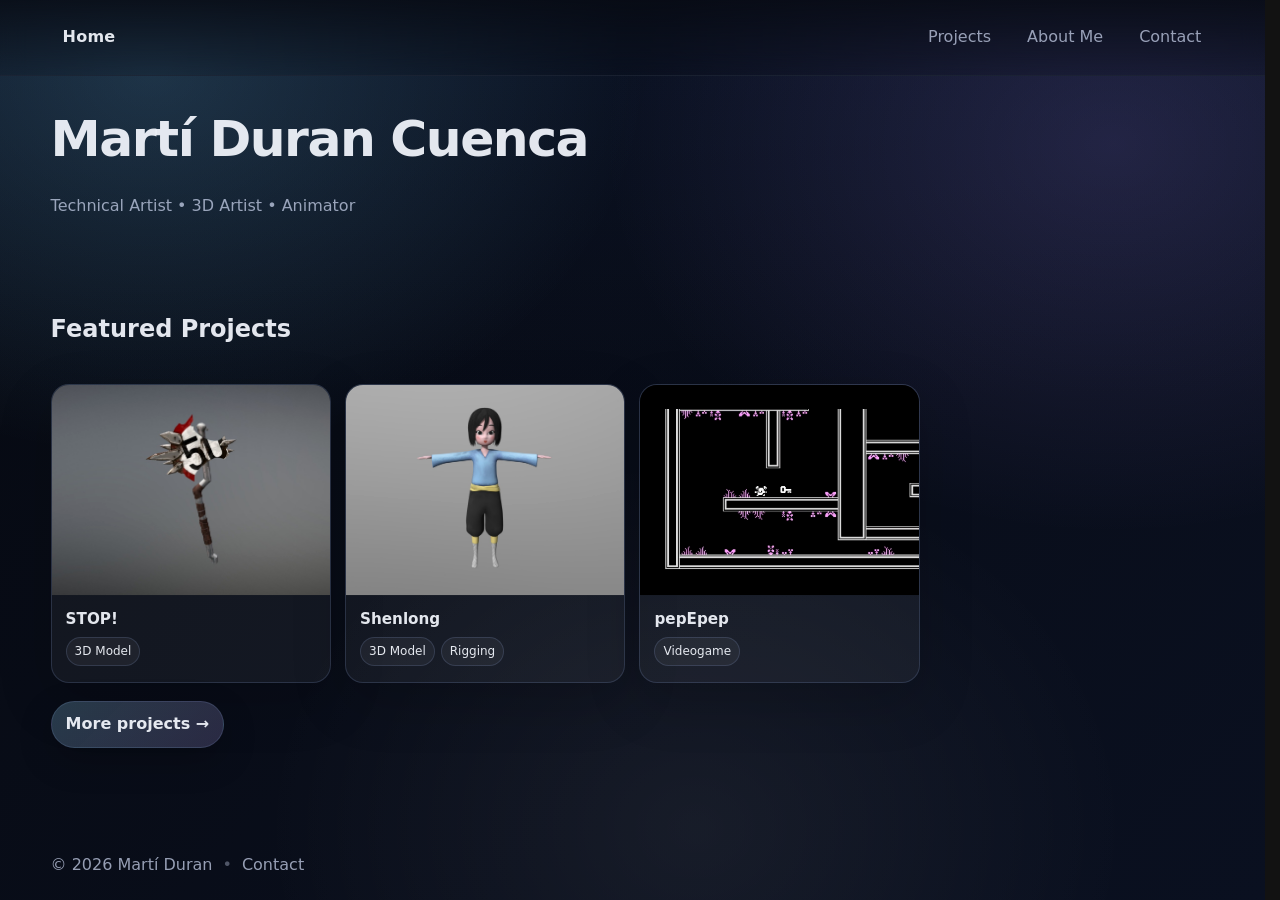
<file: index.html>
<!doctype html>
<html lang="en" id="top">
  <head>
    <meta charset="UTF-8" />
    <meta name="viewport" content="width=device-width, initial-scale=1.0" />
    <title>Home — Martí Duran</title>
    <meta name="description" content="Portfolio of Martí Duran — Technical Artist, 3D Artist and Animator." />
    <link rel="icon" href="logo.svg" type="image/svg+xml" />
    <link rel="stylesheet" href="styles.css" />
    <script defer src="script.js"></script>
  </head>

  <body>
    <div class="site-header">
      <header class="container header">
        <a class="logo" href="index.html" aria-label="Go to homepage">Home</a>

        <nav class="nav" aria-label="Primary navigation">
          <a href="projects.html">Projects</a>
          <a href="about.html">About Me</a>
          <a href="contact.html">Contact</a>
        </nav>

        <button class="mobile-toggle" type="button" aria-label="Open menu" aria-expanded="false">Menu</button>
      </header>

      <div class="mobile-menu" hidden>
        <nav class="mobile-nav" aria-label="Mobile navigation">
          <a href="projects.html">Projects</a>
          <a href="about.html">About Me</a>
          <a href="contact.html">Contact</a>
        </nav>
      </div>
    </div>

    <main>
      <section class="container page-hero">
        <h1>Martí Duran Cuenca</h1>
        <p class="muted">Technical Artist • 3D Artist • Animator</p>
      </section>

      <section class="container section">
        <div class="section-head">
          <h2>Featured Projects</h2>
        </div>

        <div class="tile-grid">
          <a class="tile" href="projects/personal-01.html" aria-label="Open STOP!">
            <div class="tile-thumb">
              <img src="assets/projects/personal/personal-01/thumb.jpg" alt="STOP! thumbnail" loading="lazy" />
            </div>
            <div class="tile-body">
              <h3 class="tile-title">STOP!</h3>
              <div class="tags">
                <span class="tag">3D Model</span>
              </div>
            </div>
          </a>

          <a class="tile" href="projects/academic-02.html" aria-label="Open Shenlong">
            <div class="tile-thumb">
              <img src="assets/projects/academic/academic-02/thumb.jpg" alt="Shenlong thumbnail" loading="lazy" />
            </div>
            <div class="tile-body">
              <h3 class="tile-title">Shenlong</h3>
              <div class="tags">
                <span class="tag">3D Model</span>
                <span class="tag">Rigging</span>
              </div>
            </div>
          </a>

          <a class="tile" href="projects/academic-01.html" aria-label="Open pepEpep">
            <div class="tile-thumb">
              <img src="assets/projects/academic/academic-01/thumb.jpg" alt="pepEpep thumbnail" loading="lazy" />
            </div>
            <div class="tile-body">
              <h3 class="tile-title">pepEpep</h3>
              <div class="tags">
                <span class="tag">Videogame</span>
              </div>
            </div>
          </a>
        </div>

        <div class="cta">
          <a class="button" href="projects.html" aria-label="View more projects">More projects →</a>
        </div>
      </section>
    </main>

    <footer class="container footer">
      <span>© <span id="year"></span> Martí Duran</span>
      <span class="sep">•</span>
      <a href="contact.html">Contact</a>
    </footer>
  </body>
</html>
</file>
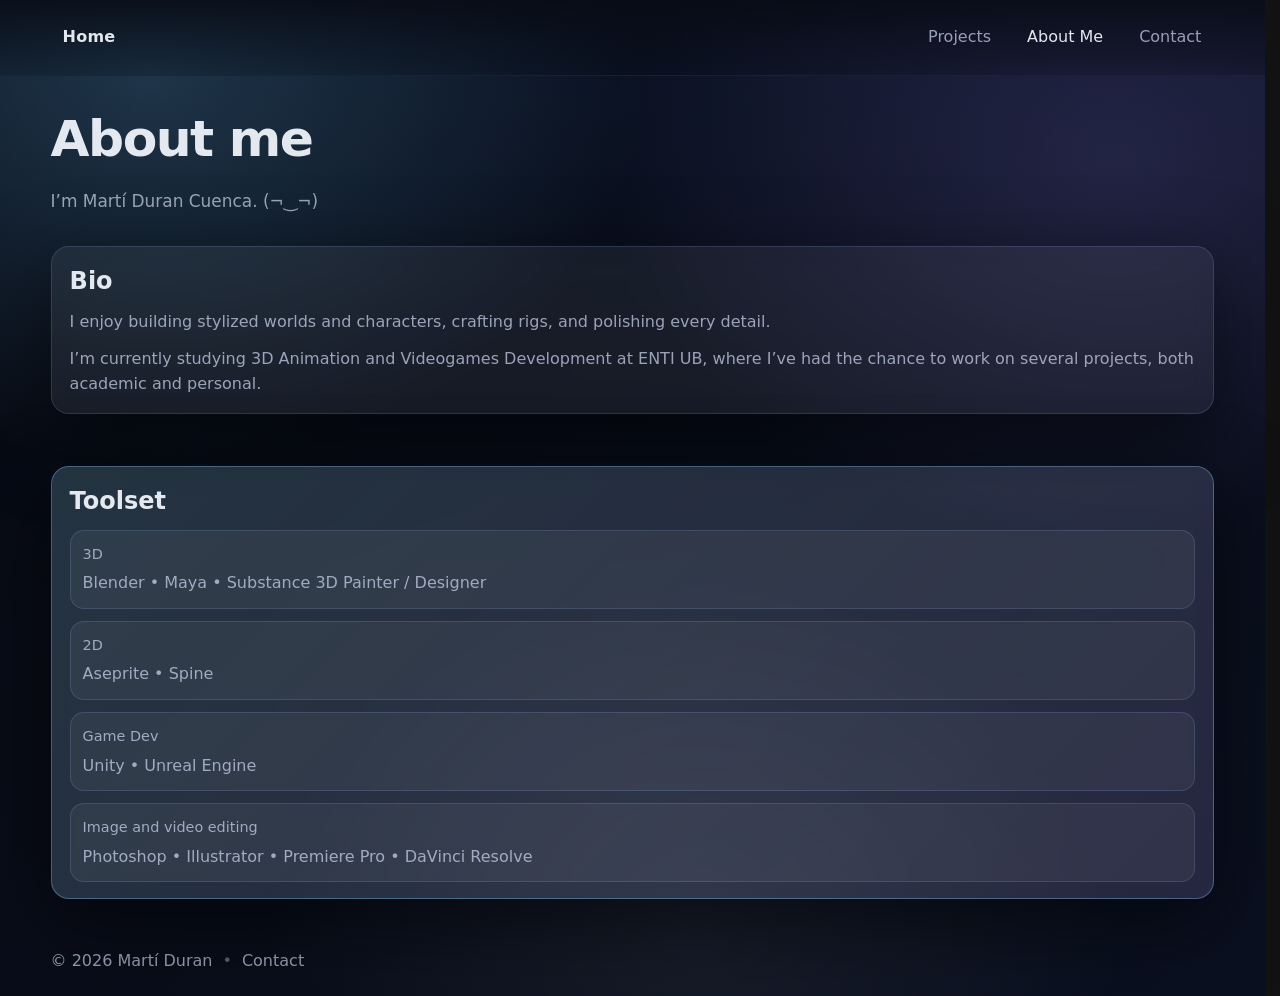
<file: about.html>
<!doctype html>
<html lang="en" id="top">
  <head>
    <meta charset="UTF-8" />
    <meta name="viewport" content="width=device-width, initial-scale=1.0" />
    <title>About me — Martí Duran</title>
    <meta name="description" content="About Martí Duran Cuenca — Technical Artist, 3D Artist and Animator." />
    <link rel="icon" href="logo.svg" type="image/svg+xml" />
    <link rel="stylesheet" href="styles.css" />
    <script defer src="script.js"></script>
  </head>

  <body class="about-tight">
    <div class="site-header">
      <header class="container header">
        <a class="logo" href="index.html" aria-label="Go to homepage">Home</a>

        <nav class="nav" aria-label="Primary navigation">
          <a href="projects.html">Projects</a>
          <a class="active" href="about.html" aria-current="page">About Me</a>
          <a href="contact.html">Contact</a>
        </nav>

        <button class="mobile-toggle" type="button" aria-label="Open menu" aria-expanded="false">Menu</button>
      </header>

      <div class="mobile-menu" hidden>
        <nav class="mobile-nav" aria-label="Mobile navigation">
          <a href="projects.html">Projects</a>
          <a href="about.html">About Me</a>
          <a href="contact.html">Contact</a>
        </nav>
      </div>
    </div>

    <main>
      <section class="container page-hero">
        <h1>About me</h1>
        <p class="lead">I’m Martí Duran Cuenca. (¬‿¬)</p>
      </section>

      <section class="container section">
        <div class="panel">
          <h2>Bio</h2>
          <p class="muted">I enjoy building stylized worlds and characters, crafting rigs, and polishing every detail.</p>
          <p class="muted">
            I’m currently studying 3D Animation and Videogames Development at ENTI UB, where I’ve had the chance
            to work on several projects, both academic and personal.
          </p>
        </div>
      </section>

      <section class="container section">
        <div class="panel panel-accent">
          <h2>Toolset</h2>

          <div class="toolset-vertical">
            <div class="note">
              <div class="meta-title">3D</div>
              <div class="muted">Blender • Maya • Substance 3D Painter / Designer</div>
            </div>

            <div class="note">
              <div class="meta-title">2D</div>
              <div class="muted">Aseprite • Spine</div>
            </div>

            <div class="note">
              <div class="meta-title">Game Dev</div>
              <div class="muted">Unity • Unreal Engine</div>
            </div>

            <div class="note">
              <div class="meta-title">Image and video editing</div>
              <div class="muted">Photoshop • Illustrator • Premiere Pro • DaVinci Resolve</div>
            </div>
          </div>
        </div>
      </section>
    </main>

    <footer class="container footer">
      <span>© <span id="year"></span> Martí Duran</span>
      <span class="sep">•</span>
      <a href="contact.html">Contact</a>
    </footer>
  </body>
</html>
</file>
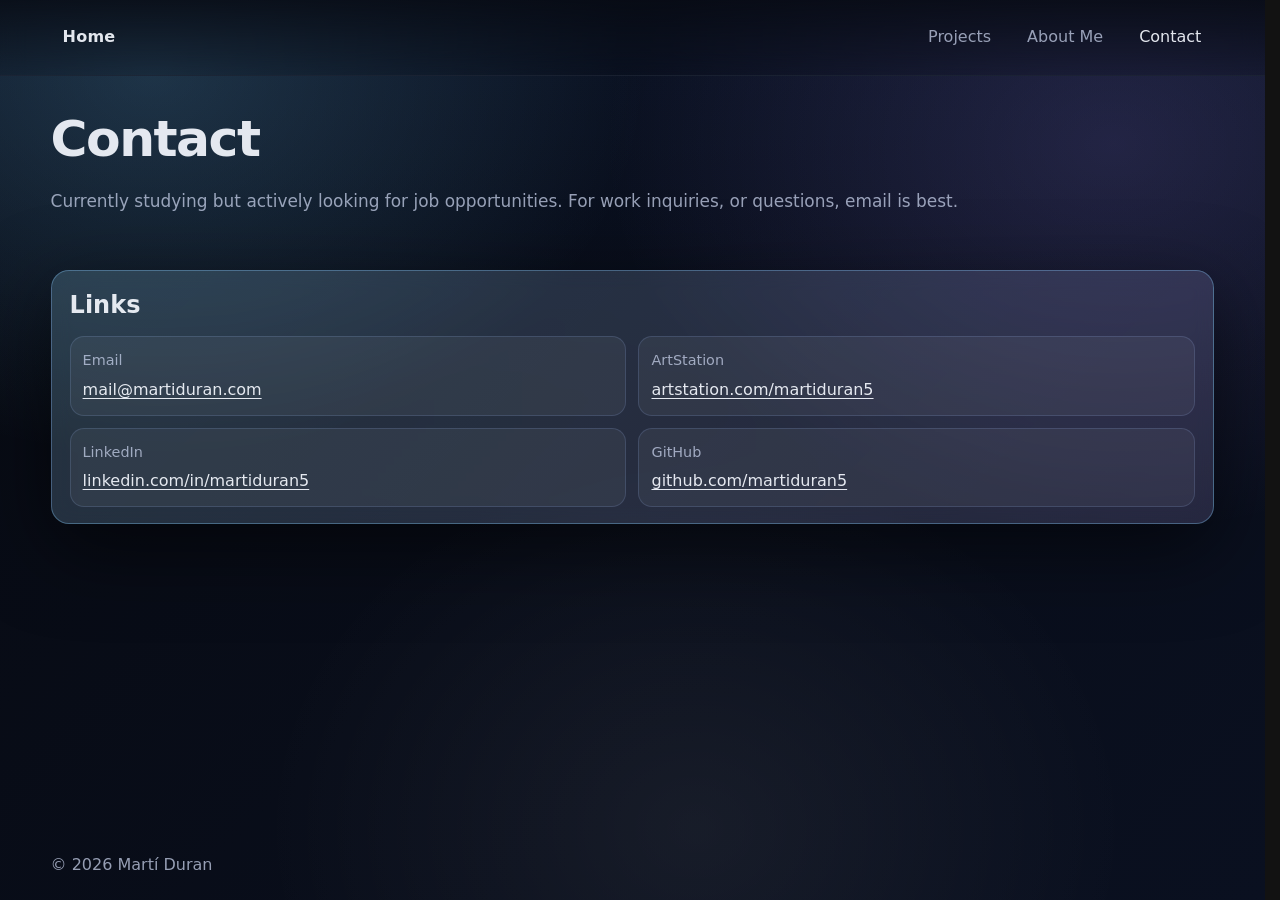
<file: contact.html>
<!doctype html>
<html lang="en" id="top">
  <head>
    <meta charset="UTF-8" />
    <meta name="viewport" content="width=device-width, initial-scale=1.0" />
    <title>Contact — Martí Duran</title>
    <meta name="description" content="Contact Martí Duran." />
    <link rel="icon" href="logo.svg" type="image/svg+xml" />
    <link rel="stylesheet" href="styles.css" />
    <script defer src="script.js"></script>
  </head>

  <body>
    <div class="site-header">
      <header class="container header">
        <a class="logo" href="index.html" aria-label="Go to homepage">Home</a>

        <nav class="nav" aria-label="Primary navigation">
          <a href="projects.html">Projects</a>
          <a href="about.html">About Me</a>
          <a class="active" href="contact.html" aria-current="page">Contact</a>
        </nav>

        <button class="mobile-toggle" type="button" aria-label="Open menu" aria-expanded="false">Menu</button>
      </header>

      <div class="mobile-menu" hidden>
        <nav class="mobile-nav" aria-label="Mobile navigation">
          <a href="projects.html">Projects</a>
          <a href="about.html">About Me</a>
          <a href="contact.html">Contact</a>
        </nav>
      </div>
    </div>

    <main>
      <section class="container page-hero">
        <h1>Contact</h1>
        <p class="lead">Currently studying but actively looking for job opportunities. For work inquiries, or questions, email is best.</p>
      </section>

      <section class="container section">
        <div class="panel panel-accent">
          <h2>Links</h2>

          <div class="link-grid">
            <div class="link-card">
              <div class="label">Email</div>
              <a href="mailto:mail@martiduran.com">mail@martiduran.com</a>
            </div>

            <div class="link-card">
              <div class="label">ArtStation</div>
              <a href="https://artstation.com/martiduran5" target="_blank" rel="noreferrer">artstation.com/martiduran5</a>
            </div>

            <div class="link-card">
              <div class="label">LinkedIn</div>
              <a href="https://linkedin.com/in/martiduran5" target="_blank" rel="noreferrer">linkedin.com/in/martiduran5</a>
            </div>

            <div class="link-card">
              <div class="label">GitHub</div>
              <a href="https://github.com/martiduran5" target="_blank" rel="noreferrer">github.com/martiduran5</a>
            </div>
          </div>
        </div>
      </section>
    </main>

    <footer class="container footer">
      <span>© <span id="year"></span> Martí Duran</span>
    </footer>
  </body>
</html>
</file>
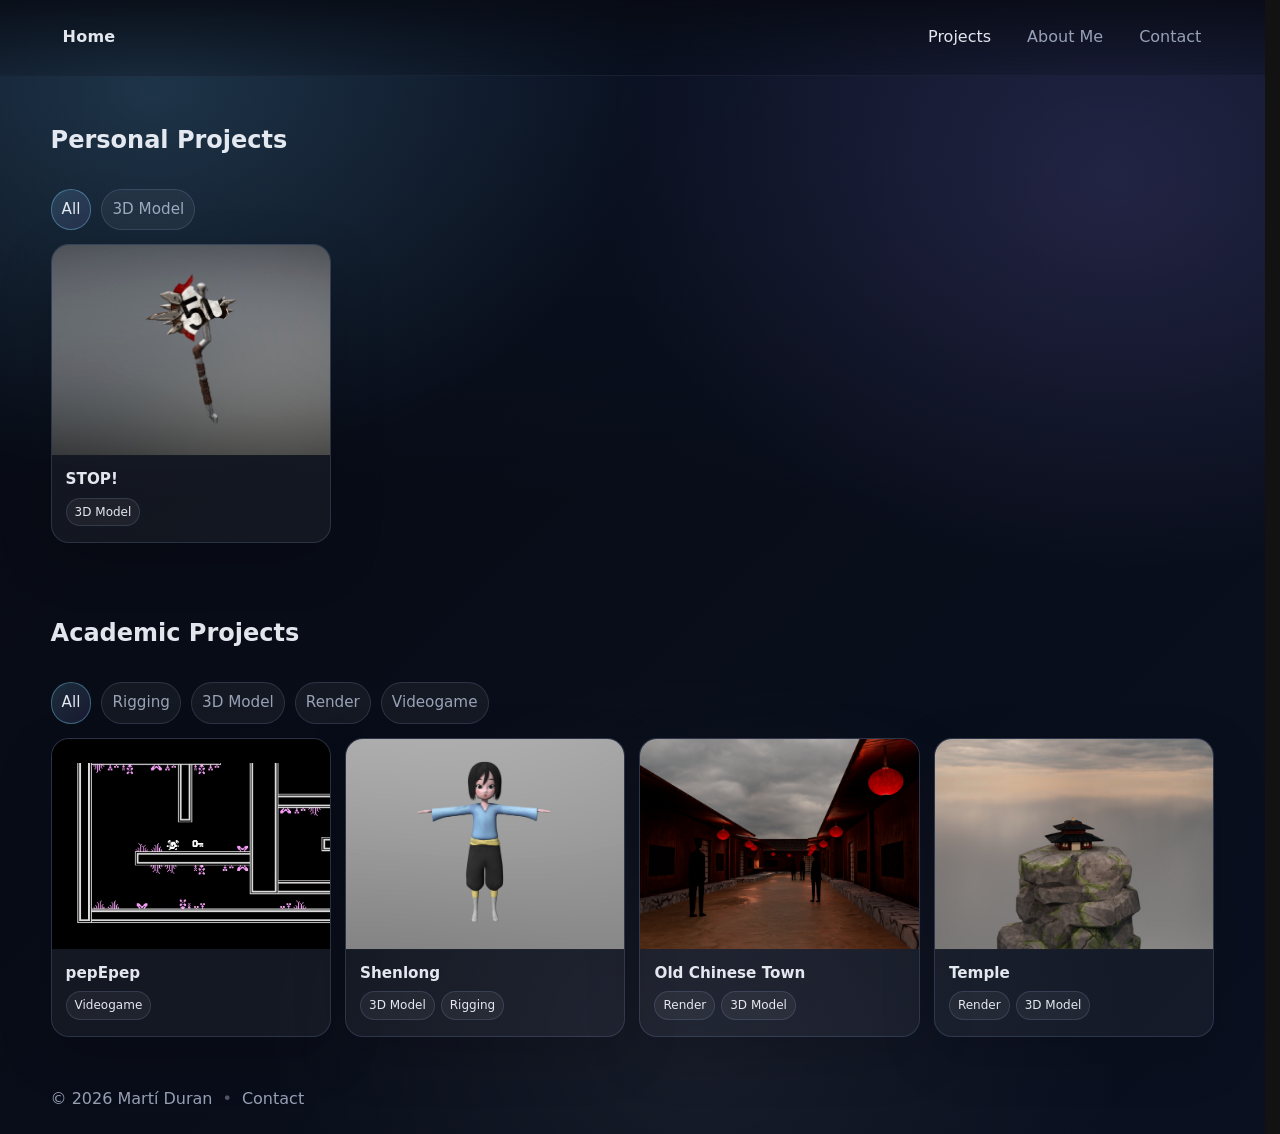
<file: projects.html>
<!doctype html>
<html lang="en" id="top">
  <head>
    <meta charset="UTF-8" />
    <meta name="viewport" content="width=device-width, initial-scale=1.0" />
    <title>Projects — Martí Duran</title>
    <meta name="description" content="Projects by Martí Duran." />
    <link rel="icon" href="logo.svg" type="image/svg+xml" />
    <link rel="stylesheet" href="styles.css" />
    <script defer src="script.js"></script>
  </head>

  <body class="projects-tight">
    <div class="site-header">
      <header class="container header">
        <a class="logo" href="index.html" aria-label="Go to homepage">Home</a>

        <nav class="nav" aria-label="Primary navigation">
          <a class="active" href="projects.html" aria-current="page">Projects</a>
          <a href="about.html">About Me</a>
          <a href="contact.html">Contact</a>
        </nav>

        <button class="mobile-toggle" type="button" aria-label="Open menu" aria-expanded="false">Menu</button>
      </header>

      <div class="mobile-menu" hidden>
        <nav class="mobile-nav" aria-label="Mobile navigation">
          <a href="projects.html">Projects</a>
          <a href="about.html">About Me</a>
          <a href="contact.html">Contact</a>
        </nav>
      </div>
    </div>

    <main>
      <section class="container section">
        <div class="section-head">
          <h1>Personal Projects</h1>
        </div>

        <div class="filter-row" data-filter-group="personal">
          <span class="filter-chip active" data-filter="all">All</span>
          <span class="filter-chip" data-filter="3d-model">3D Model</span>
        </div>

        <div class="tile-grid" data-project-group="personal">
          <a class="tile" href="projects/personal-01.html" data-tags="videogame 3d-model" aria-label="Open STOP">
            <div class="tile-thumb">
              <img src="assets/projects/personal/personal-01/thumb.jpg" alt="STOP! thumbnail" loading="lazy" />
            </div>
            <div class="tile-body">
              <h3 class="tile-title">STOP!</h3>
              <div class="tags">
                <span class="tag">3D Model</span>
              </div>
            </div>
          </a>
        </div>
      </section>

      <section class="container section">
        <div class="section-head">
          <h1>Academic Projects</h1>
        </div>

        <div class="filter-row" data-filter-group="academic">
          <span class="filter-chip active" data-filter="all">All</span>
          <span class="filter-chip" data-filter="rigging">Rigging</span>
          <span class="filter-chip" data-filter="3d-model">3D Model</span>
          <span class="filter-chip" data-filter="render">Render</span>
          <span class="filter-chip" data-filter="videogame">Videogame</span>
        </div>

        <div class="tile-grid" data-project-group="academic">
          <a class="tile" href="projects/academic-01.html" data-tags="videogame" aria-label="Open pepEpep">
            <div class="tile-thumb">
              <img src="assets/projects/academic/academic-01/thumb.jpg" alt="pepEpep thumbnail" loading="lazy" />
            </div>
            <div class="tile-body">
              <h3 class="tile-title">pepEpep</h3>
              <div class="tags">
                <span class="tag">Videogame</span>
              </div>
            </div>
          </a>

          <a class="tile" href="projects/academic-02.html" data-tags="3d-model rigging" aria-label="Open Shenlong">
            <div class="tile-thumb">
              <img src="assets/projects/academic/academic-02/thumb.jpg" alt="Shenlong thumbnail" loading="lazy" />
            </div>
            <div class="tile-body">
              <h3 class="tile-title">Shenlong</h3>
              <div class="tags">
                <span class="tag">3D Model</span><span class="tag">Rigging</span>
              </div>
            </div>
          </a>

          <a class="tile" href="projects/academic-03.html" data-tags="render 3d-model" aria-label="Open Town">
            <div class="tile-thumb">
              <img src="assets/projects/academic/academic-03/thumb.jpg" alt="Old Chinese Town thumbnail" loading="lazy" />
            </div>
            <div class="tile-body">
              <h3 class="tile-title">Old Chinese Town</h3>
              <div class="tags">
                <span class="tag">Render</span><span class="tag">3D Model</span>
              </div>
            </div>
          </a>

          <a class="tile" href="projects/academic-04.html" data-tags="render 3d-model" aria-label="Open Temple">
            <div class="tile-thumb">
              <img src="assets/projects/academic/academic-04/thumb.jpg" alt="Temple thumbnail" loading="lazy" />
            </div>
            <div class="tile-body">
              <h3 class="tile-title">Temple</h3>
              <div class="tags">
                <span class="tag">Render</span><span class="tag">3D Model</span>
              </div>
            </div>
          </a>


        </div>
      </section>
    </main>

    <footer class="container footer">
      <span>© <span id="year"></span> Martí Duran</span>
      <span class="sep">•</span>
      <a href="contact.html">Contact</a>
    </footer>
  </body>
</html>
</file>
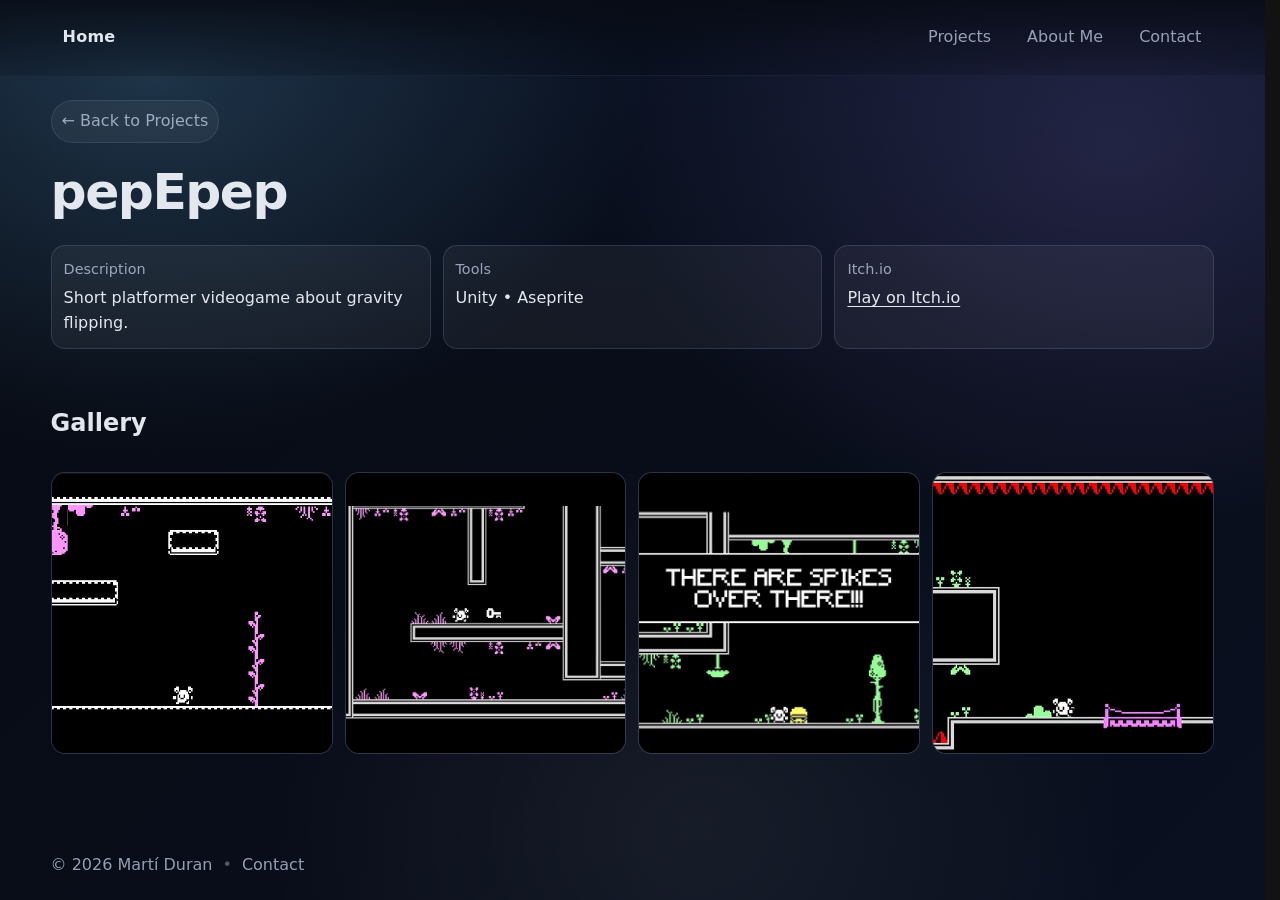
<file: projects/academic-01.html>
<!doctype html>
<html lang="en" id="top">
  <head>
    <meta charset="UTF-8" />
    <meta name="viewport" content="width=device-width, initial-scale=1.0" />
    <title>pepEpep — Martí Duran</title>
    <meta name="description" content="Project breakdown by Martí Duran." />
    <link rel="icon" href="../logo.svg" type="image/svg+xml" />
    <link rel="stylesheet" href="../styles.css" />
    <script defer src="../script.js"></script>
  </head>

  <body class="project-tight">
    <div class="site-header">
      <header class="container header">
        <a class="logo" href="../index.html" aria-label="Go to homepage">Home</a>

        <nav class="nav" aria-label="Primary navigation">
          <a href="../projects.html">Projects</a>
          <a href="../about.html">About Me</a>
          <a href="../contact.html">Contact</a>
        </nav>

        <button class="mobile-toggle" type="button" aria-label="Open menu" aria-expanded="false">Menu</button>
      </header>

      <div class="mobile-menu" hidden>
        <nav class="mobile-nav" aria-label="Mobile navigation">
          <a href="../projects.html">Projects</a>
          <a href="../about.html">About Me</a>
          <a href="../contact.html">Contact</a>
        </nav>
      </div>
    </div>

    <main>
      <section class="container page-hero">
        <div class="back-row">
          <a class="back-link" href="../projects.html">← Back to Projects</a>
        </div>

        <h1>pepEpep</h1>

        <div class="project-meta meta-3">
          <div class="meta-card">
            <div class="meta-title">Description</div>
            <div class="meta-text">Short platformer videogame about gravity flipping.</div>
          </div>

          <div class="meta-card">
            <div class="meta-title">Tools</div>
            <div class="meta-text">Unity • Aseprite</div>
          </div>

          <div class="meta-card">
            <div class="meta-title">Itch.io</div>
            <div class="meta-text"><a href="https://martiduran5.itch.io/pepepep" target="_blank" rel="noopener noreferrer">Play on Itch.io</a></div>
          </div>
        </div>
      </section>

      <section class="container section">
        <div class="section-head"><h2>Gallery</h2></div>

    <div class="gallery">
      <div class="gallery-item" role="button" tabindex="0" data-full="../assets/projects/academic/academic-01/image-01.jpg">
        <img src="../assets/projects/academic/academic-01/image-01.jpg" alt="pepEpep image 1" loading="lazy" />
      </div>

      <div class="gallery-item" role="button" tabindex="0" data-full="../assets/projects/academic/academic-01/image-02.jpg">
        <img src="../assets/projects/academic/academic-01/image-02.jpg" alt="pepEpep image 2" loading="lazy" />
      </div>

      <div class="gallery-item" role="button" tabindex="0" data-full="../assets/projects/academic/academic-01/image-03.jpg">
        <img src="../assets/projects/academic/academic-01/image-03.jpg" alt="pepEpep image 3" loading="lazy" />
      </div>

      <div class="gallery-item" role="button" tabindex="0" data-full="../assets/projects/academic/academic-01/image-04.jpg">
        <img src="../assets/projects/academic/academic-01/image-04.jpg" alt="pepEpep image 4" loading="lazy" />
      </div>
    </div>
      </section>
    </main>

    <footer class="container footer">
      <span>© <span id="year"></span> Martí Duran</span>
      <span class="sep">•</span>
      <a href="../contact.html">Contact</a>
    </footer>
  </body>
</html>
</file>
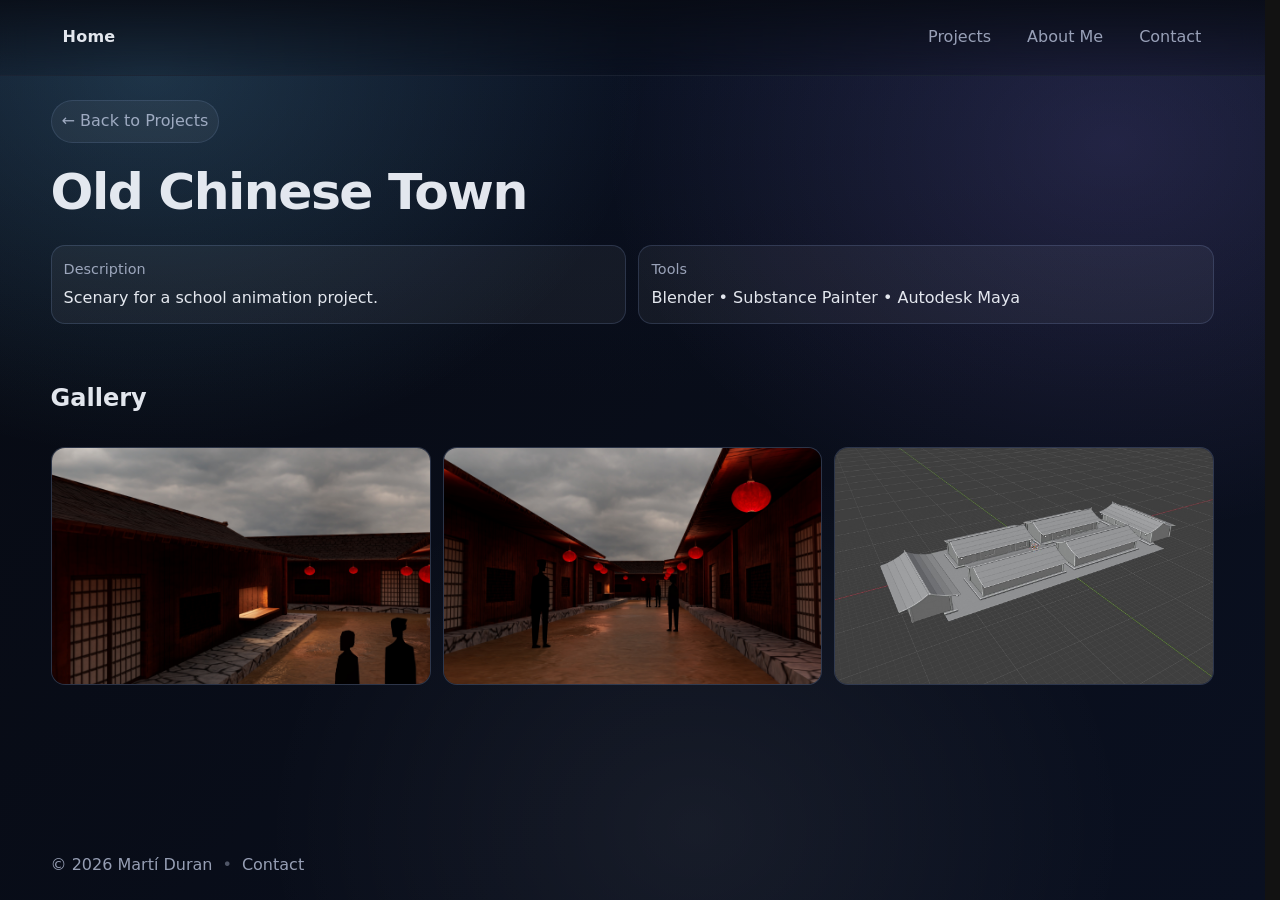
<file: projects/academic-03.html>
<!doctype html>
<html lang="en" id="top">
  <head>
    <meta charset="UTF-8" />
    <meta name="viewport" content="width=device-width, initial-scale=1.0" />
    <title>Old Chinese Town — Martí Duran</title>
    <meta name="description" content="Project breakdown by Martí Duran." />
    <link rel="icon" href="../logo.svg" type="image/svg+xml" />
    <link rel="stylesheet" href="../styles.css" />
    <script defer src="../script.js"></script>

    <style>
      /* Desktop: 3 images side-by-side */
      @media (min-width: 900px) {
        .gallery.gallery-3 {
          grid-template-columns: repeat(3, 1fr);
        }

        /* Make the thumbnails shorter (landscape instead of square) */
        .gallery.gallery-3 .gallery-item img {
          aspect-ratio: 16 / 10; /* change to 16/9 if you want even shorter */
        }
      }
    </style>
  </head>

  <body class="project-tight">
    <div class="site-header">
      <header class="container header">
        <a class="logo" href="../index.html" aria-label="Go to homepage">Home</a>

        <nav class="nav" aria-label="Primary navigation">
          <a href="../projects.html">Projects</a>
          <a href="../about.html">About Me</a>
          <a href="../contact.html">Contact</a>
        </nav>

        <button class="mobile-toggle" type="button" aria-label="Open menu" aria-expanded="false">Menu</button>
      </header>

      <div class="mobile-menu" hidden>
        <nav class="mobile-nav" aria-label="Mobile navigation">
          <a href="../projects.html">Projects</a>
          <a href="../about.html">About Me</a>
          <a href="../contact.html">Contact</a>
        </nav>
      </div>
    </div>

    <main>
      <section class="container page-hero">
        <div class="back-row">
          <a class="back-link" href="../projects.html">← Back to Projects</a>
        </div>

        <h1>Old Chinese Town</h1>

        <div class="project-meta meta-2">
          <div class="meta-card">
            <div class="meta-title">Description</div>
            <div class="meta-text">Scenary for a school animation project.</div>
          </div>

          <div class="meta-card">
            <div class="meta-title">Tools</div>
            <div class="meta-text">Blender • Substance Painter • Autodesk Maya</div>
          </div>
        </div>
      </section>

      <section class="container section">
        <div class="section-head"><h2>Gallery</h2></div>

        <div class="gallery gallery-3">
          <div class="gallery-item" role="button" tabindex="0" data-full="../assets/projects/academic/academic-03/image-01.jpg">
            <img src="../assets/projects/academic/academic-03/image-01.jpg" alt="Old Chinese Town image 1" loading="lazy" />
          </div>

          <div class="gallery-item" role="button" tabindex="0" data-full="../assets/projects/academic/academic-03/image-02.jpg">
            <img src="../assets/projects/academic/academic-03/image-02.jpg" alt="Old Chinese Town image 2" loading="lazy" />
          </div>

          <div class="gallery-item" role="button" tabindex="0" data-full="../assets/projects/academic/academic-03/image-03.jpg">
            <img src="../assets/projects/academic/academic-03/image-03.jpg" alt="Old Chinese Town image 3" loading="lazy" />
          </div>
        </div>
      </section>
    </main>

    <footer class="container footer">
      <span>© <span id="year"></span> Martí Duran</span>
      <span class="sep">•</span>
      <a href="../contact.html">Contact</a>
    </footer>
  </body>
</html>
</file>
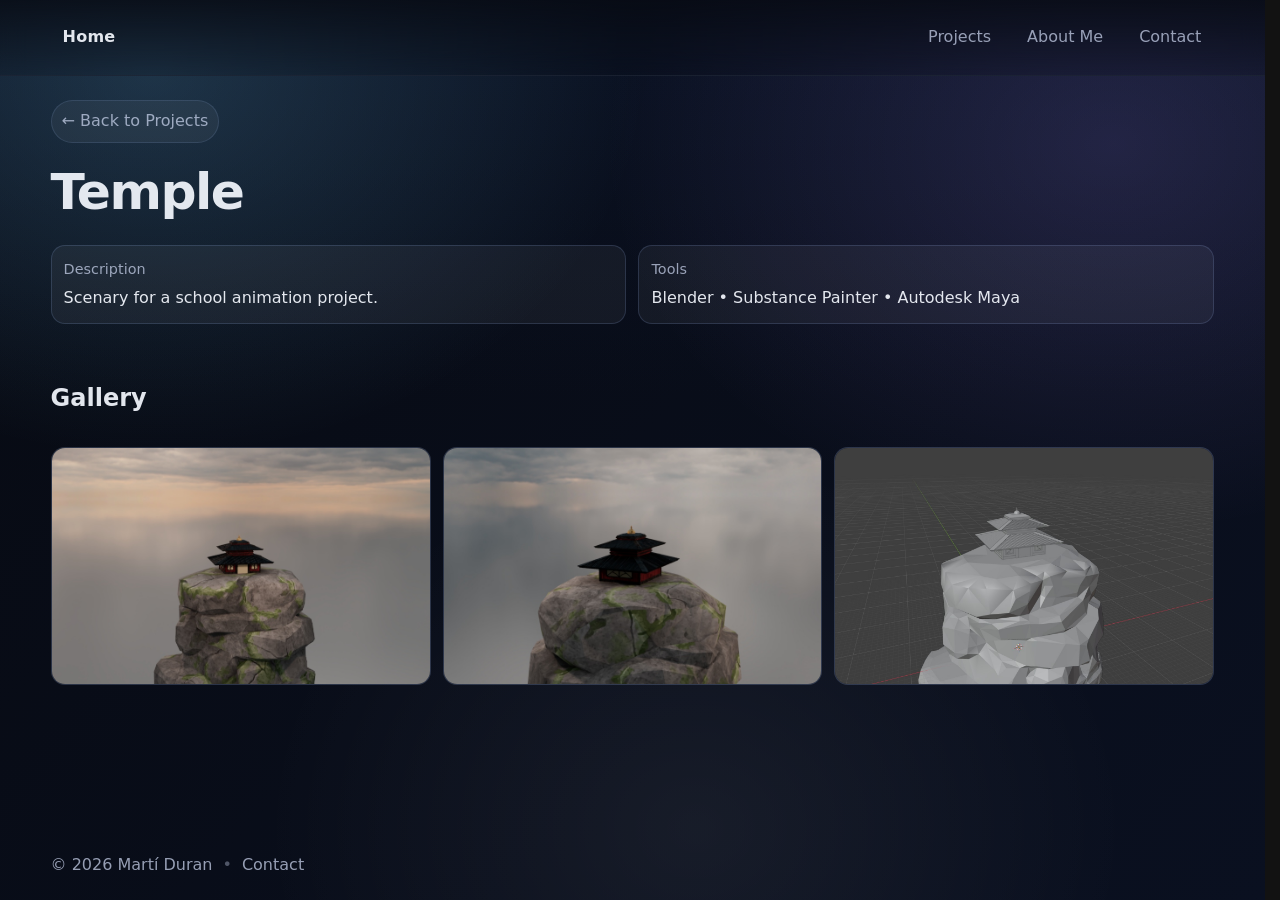
<file: projects/academic-04.html>
<!doctype html>
<html lang="en" id="top">
  <head>
    <meta charset="UTF-8" />
    <meta name="viewport" content="width=device-width, initial-scale=1.0" />
    <title>Temple — Martí Duran</title>
    <meta name="description" content="Project breakdown by Martí Duran." />
    <link rel="icon" href="../logo.svg" type="image/svg+xml" />
    <link rel="stylesheet" href="../styles.css" />
    <script defer src="../script.js"></script>

    <style>
      /* Desktop: 3 images side-by-side */
      @media (min-width: 900px) {
        .gallery.gallery-3 {
          grid-template-columns: repeat(3, 1fr);
        }

        /* Make the thumbnails shorter (landscape instead of square) */
        .gallery.gallery-3 .gallery-item img {
          aspect-ratio: 16 / 10; /* change to 16/9 if you want even shorter */
        }
      }
    </style>

  <body class="project-tight">
    <div class="site-header">
      <header class="container header">
        <a class="logo" href="../index.html" aria-label="Go to homepage">Home</a>

        <nav class="nav" aria-label="Primary navigation">
          <a href="../projects.html">Projects</a>
          <a href="../about.html">About Me</a>
          <a href="../contact.html">Contact</a>
        </nav>

        <button class="mobile-toggle" type="button" aria-label="Open menu" aria-expanded="false">Menu</button>
      </header>

      <div class="mobile-menu" hidden>
        <nav class="mobile-nav" aria-label="Mobile navigation">
          <a href="../projects.html">Projects</a>
          <a href="../about.html">About Me</a>
          <a href="../contact.html">Contact</a>
        </nav>
      </div>
    </div>

    <main>
      <section class="container page-hero">
        <div class="back-row">
          <a class="back-link" href="../projects.html">← Back to Projects</a>
        </div>

        <h1>Temple</h1>

        <div class="project-meta meta-2">
          <div class="meta-card">
            <div class="meta-title">Description</div>
            <div class="meta-text">Scenary for a school animation project.</div>
          </div>

          <div class="meta-card">
            <div class="meta-title">Tools</div>
            <div class="meta-text">Blender • Substance Painter • Autodesk Maya</div>
          </div>
        </div>
      </section>

      <section class="container section">
        <div class="section-head"><h2>Gallery</h2></div>

        <div class="gallery gallery-3">
          <div class="gallery-item" role="button" tabindex="0" data-full="../assets/projects/academic/academic-04/image-01.jpg">
            <img src="../assets/projects/academic/academic-04/image-01.jpg" alt="Temple image 1" loading="lazy" />
          </div>

          <div class="gallery-item" role="button" tabindex="0" data-full="../assets/projects/academic/academic-04/image-02.jpg">
            <img src="../assets/projects/academic/academic-04/image-02.jpg" alt="Temple image 2" loading="lazy" />
          </div>

          <div class="gallery-item" role="button" tabindex="0" data-full="../assets/projects/academic/academic-04/image-03.jpg">
            <img src="../assets/projects/academic/academic-04/image-03.jpg" alt="Temple image 3" loading="lazy" />
          </div>
        </div>
      </section>
    </main>

    <footer class="container footer">
      <span>© <span id="year"></span> Martí Duran</span>
      <span class="sep">•</span>
      <a href="../contact.html">Contact</a>
    </footer>
  </body>
</html>
</file>
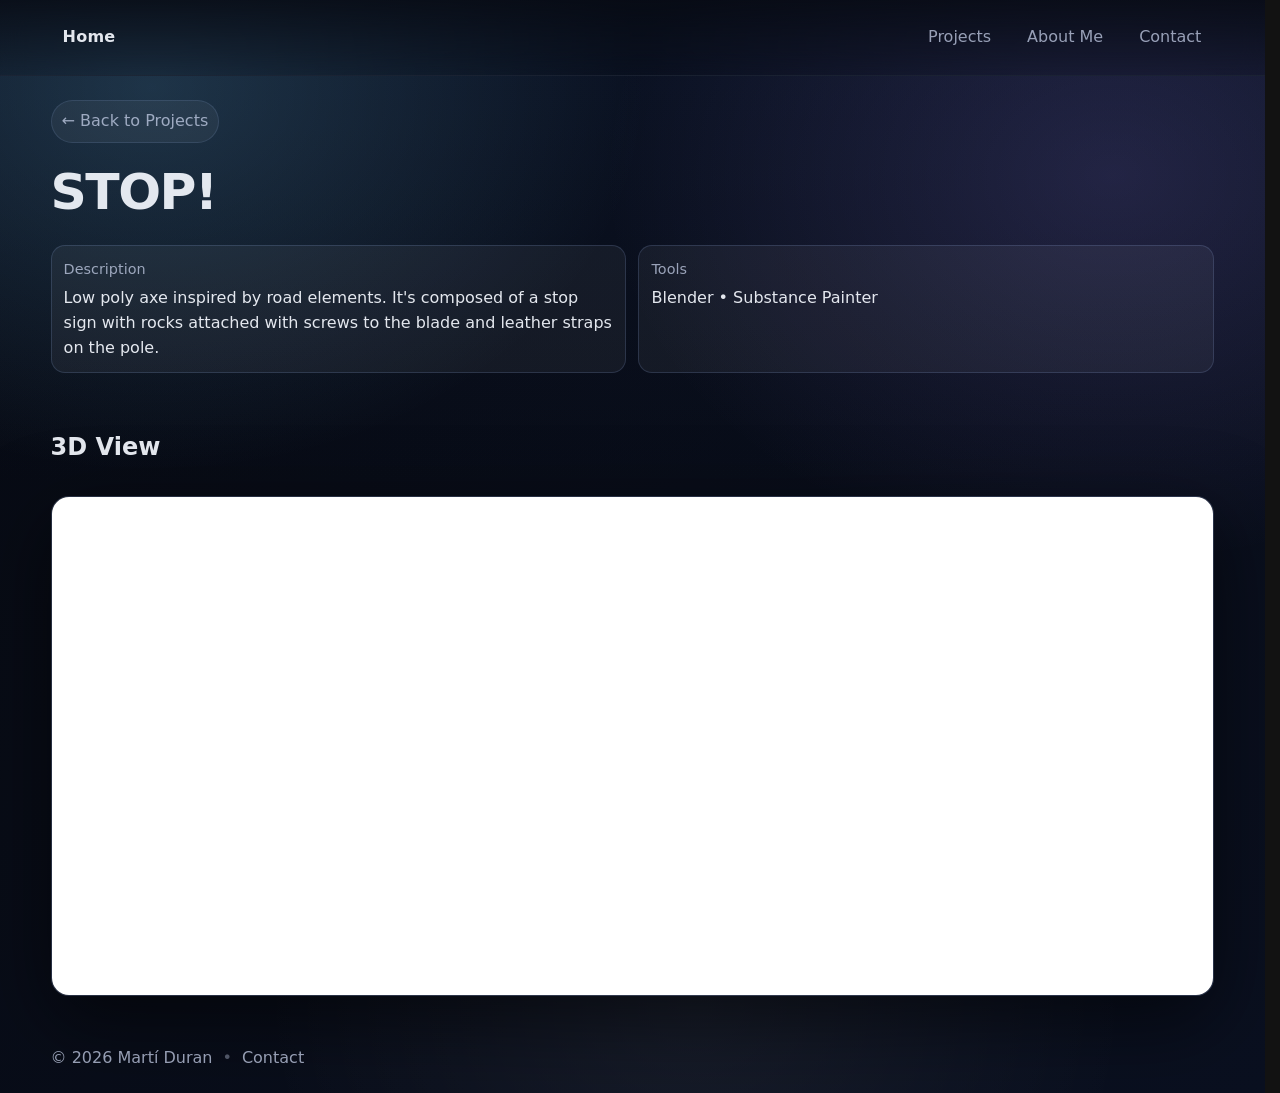
<file: projects/personal-01.html>
<!doctype html>
<html lang="en" id="top">
  <head>
    <meta charset="UTF-8" />
    <meta name="viewport" content="width=device-width, initial-scale=1.0" />
    <title>STOP! — Martí Duran</title>
    <meta name="description" content="Project breakdown by Martí Duran." />
    <link rel="icon" href="../logo.svg" type="image/svg+xml" />
    <link rel="stylesheet" href="../styles.css" />
    <script defer src="../script.js"></script>
  </head>

  <body class="project-tight">
    <div class="site-header">
      <header class="container header">
        <a class="logo" href="../index.html" aria-label="Go to homepage">Home</a>

        <nav class="nav" aria-label="Primary navigation">
          <a href="../projects.html">Projects</a>
          <a href="../about.html">About Me</a>
          <a href="../contact.html">Contact</a>
        </nav>
        <button class="mobile-toggle" type="button" aria-label="Open menu" aria-expanded="false">Menu</button>
      </header>

      <div class="mobile-menu" hidden>
        <nav class="mobile-nav" aria-label="Mobile navigation">
          <a href="../projects.html">Projects</a>
          <a href="../about.html">About Me</a>
          <a href="../contact.html">Contact</a>
        </nav>
      </div>
    </div>

    <main>
      <section class="container page-hero">
        <div class="back-row">
          <a class="back-link" href="../projects.html">← Back to Projects</a>
        </div>

        <h1>STOP!</h1>
        <div class="project-meta meta-2">
          <div class="meta-card">
            <div class="meta-title">Description</div>
            <div class="meta-text">
              Low poly axe inspired by road elements. It's composed of a stop sign with rocks attached with screws to the blade
              and leather straps on the pole.
            </div>
          </div>

          <div class="meta-card">
            <div class="meta-title">Tools</div>
            <div class="meta-text">Blender • Substance Painter</div>
          </div>
        </div>
      </section>

      <section class="container section">
        <div class="section-head">
          <h2>3D View</h2>
        </div>

        <div class="sketchfab-wrap">
          <iframe
            class="sketchfab"
            title="STOP"
            frameborder="0"
            allowfullscreen
            mozallowfullscreen="true"
            webkitallowfullscreen="true"
            allow="autoplay; fullscreen; xr-spatial-tracking"
            xr-spatial-tracking
            execution-while-out-of-viewport
            execution-while-not-rendered
            web-share
            src="https://sketchfab.com/models/0fe7e92818a84c02964f535228a8a1ee/embed?ui_theme=dark&autostart=1&autospin=0&ui_infos=0"
          ></iframe>
        </div>
      </section>
    </main>

    <footer class="container footer">
      <span>© <span id="year"></span> Martí Duran</span>
      <span class="sep">•</span>
      <a href="../contact.html">Contact</a>
    </footer>
  </body>
</html>
</file>
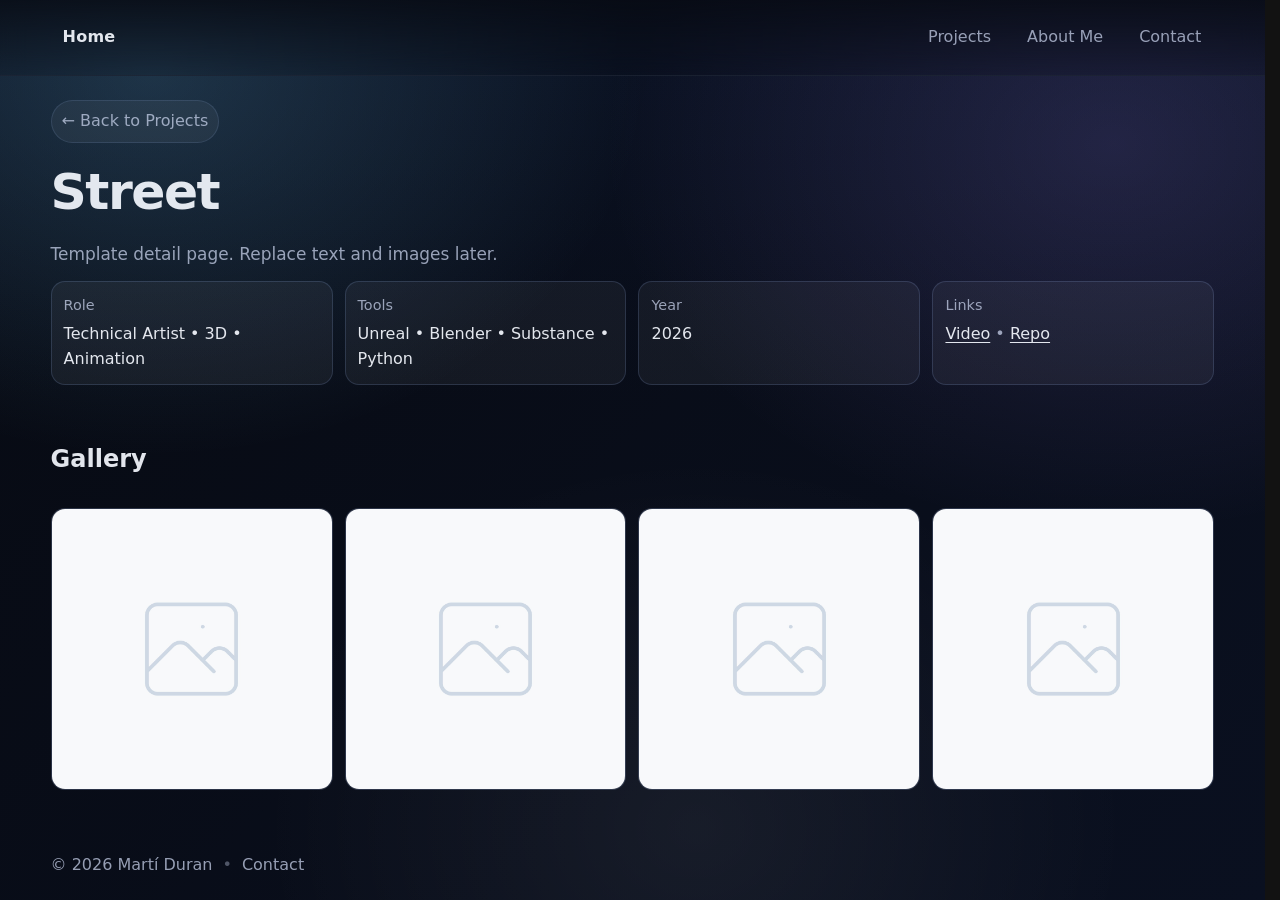
<file: projects/personal-03.html>
<!doctype html>
<html lang="en" id="top">
  <head>
    <meta charset="UTF-8" />
    <meta name="viewport" content="width=device-width, initial-scale=1.0" />
    <title>Street — Martí Duran</title>
    <meta name="description" content="Project breakdown by Martí Duran." />
    <link rel="icon" href="../logo.svg" type="image/svg+xml" />
    <link rel="stylesheet" href="../styles.css" />
    <script defer src="../script.js"></script>
  </head>

  <body class="project-tight">
    <div class="site-header">
      <header class="container header">
        <a class="logo" href="../index.html" aria-label="Go to homepage">Home</a>
        <nav class="nav" aria-label="Primary navigation">
          <a href="../projects.html">Projects</a>
          <a href="../about.html">About Me</a>
          <a href="../contact.html">Contact</a>
        </nav>
        <button class="mobile-toggle" type="button" aria-label="Open menu" aria-expanded="false">Menu</button>
      </header>
      <div class="mobile-menu" hidden>
        <nav class="mobile-nav" aria-label="Mobile navigation">
          <a href="../projects.html">Projects</a>
          <a href="../about.html">About Me</a>
          <a href="../contact.html">Contact</a>
        </nav>
      </div>
    </div>

    <main>
      <section class="container page-hero">
        <div class="back-row"><a class="back-link" href="../projects.html">← Back to Projects</a></div>
        <h1>Street</h1>
        <p class="lead muted">Template detail page. Replace text and images later.</p>

        <div class="project-meta">
          <div class="meta-card"><div class="meta-title">Role</div><div class="meta-text">Technical Artist • 3D • Animation</div></div>
          <div class="meta-card"><div class="meta-title">Tools</div><div class="meta-text">Unreal • Blender • Substance • Python</div></div>
          <div class="meta-card"><div class="meta-title">Year</div><div class="meta-text">2026</div></div>
          <div class="meta-card"><div class="meta-title">Links</div><div class="meta-text"><a href="#" target="_blank" rel="noreferrer">Video</a><span class="muted"> • </span><a href="#" target="_blank" rel="noreferrer">Repo</a></div></div>
        </div>
      </section>

      <section class="container section">
        <div class="section-head"><h2>Gallery</h2></div>
        <div class="gallery">
          <div class="gallery-item" role="button" tabindex="0" data-full="../assets/projects/personal/personal-03/thumb.jpg">
            <img src="../assets/projects/personal/personal-03/thumb.jpg" alt="Street image 1" loading="lazy" />
          </div>
          <div class="gallery-item" role="button" tabindex="0" data-full="../assets/projects/personal/personal-03/thumb.jpg">
            <img src="../assets/projects/personal/personal-03/thumb.jpg" alt="Street image 2" loading="lazy" />
          </div>
          <div class="gallery-item" role="button" tabindex="0" data-full="../assets/projects/personal/personal-03/thumb.jpg">
            <img src="../assets/projects/personal/personal-03/thumb.jpg" alt="Street image 3" loading="lazy" />
          </div>
          <div class="gallery-item" role="button" tabindex="0" data-full="../assets/projects/personal/personal-03/thumb.jpg">
            <img src="../assets/projects/personal/personal-03/thumb.jpg" alt="Street image 4" loading="lazy" />
          </div>
        </div>
      </section>
    </main>

    <footer class="container footer">
      <span>© <span id="year"></span> Martí Duran</span>
      <span class="sep">•</span>
      <a href="../contact.html">Contact</a>
    </footer>
  </body>
</html>
</file>
<file: styles.css>
:root {
  /* ===== Theme tokens ===== */
  color-scheme: dark;

  --bg0: #070a12;
  --bg1: #0a1020;
  --bg2: #0b1428;

  --panel: rgba(255, 255, 255, 0.06);
  --panel-strong: rgba(255, 255, 255, 0.09);

  --text: rgba(245, 248, 255, 0.92);
  --muted: rgba(205, 215, 240, 0.72);

  --brand: #7bd6ff; /* icy cyan */
  --brand-2: #a58bff; /* cool violet accent */
  --border: rgba(160, 190, 255, 0.16);

  --shadow: 0 24px 80px rgba(0, 0, 0, 0.55);

  --radius: 18px;
  --container: 1280px;

  /* spacing scale */
  --section-y: 42px;
  --section-y-tight: 26px;

  --hero-y: 34px;
  --page-hero-y: 24px;

  --stack: 16px; /* default vertical rhythm */
  --stack-tight: 10px; /* tightened rhythm for specific pages */
}

* { box-sizing: border-box; }
html, body { margin: 0; padding: 0; }

html {
  scroll-behavior: smooth;
  scrollbar-gutter: stable;
}

html.no-scroll { overflow: hidden; }

body {
  min-height: 100vh;
  display: flex;
  flex-direction: column;

  font-family: ui-sans-serif, system-ui, -apple-system, Segoe UI, Roboto, Arial, "Apple Color Emoji","Segoe UI Emoji";
  line-height: 1.55;
  color: var(--text);

  background:
    radial-gradient(900px 700px at 12% 8%, color-mix(in srgb, var(--brand) 18%, transparent), transparent 55%),
    radial-gradient(850px 650px at 88% 16%, color-mix(in srgb, var(--brand-2) 16%, transparent), transparent 60%),
    radial-gradient(700px 600px at 55% 92%, rgba(255, 255, 255, 0.06), transparent 62%),
    linear-gradient(180deg, color-mix(in srgb, var(--bg2) 75%, transparent), transparent 44%),
    linear-gradient(135deg, var(--bg0), var(--bg1));
}

main { flex: 1; }

img { max-width: 100%; display: block; }
a { color: inherit; text-decoration: none; }

.container { width: min(var(--container), 92%); margin: 0 auto; }
.muted { color: var(--muted); }
.tiny { font-size: 0.9rem; }

/* ===== Header ===== */
.site-header {
  position: sticky;
  top: 0;
  z-index: 30;
  width: 100%;

  background:
    linear-gradient(to bottom,
      color-mix(in srgb, var(--bg0) 80%, transparent),
      color-mix(in srgb, var(--bg0) 20%, transparent)
    );
  backdrop-filter: blur(12px);
  border-bottom: 1px solid color-mix(in srgb, var(--border) 70%, transparent);
}

.header {
  display: flex;
  justify-content: space-between;
  align-items: center;
  padding: 14px 0;

  /* NEW: keep header height stable (prevents iOS jump when menu opens) */
  min-height: 56px;
}

.logo {
  font-weight: 850;
  letter-spacing: 0.2px;
  padding: 10px 12px;
  border-radius: 12px;
  position: relative;
}
.logo:hover {
  background: color-mix(in srgb, var(--brand) 10%, transparent);
}

/* Nav */
.nav {
  display: flex;
  align-items: center;
  gap: 10px;
  color: var(--muted);
}

.nav a {
  color: var(--muted);
  padding: 10px 12px;
  border-radius: 999px;
  border: 1px solid transparent;
  transition: color 160ms ease, opacity 160ms ease;
}

.nav a:hover {
  color: var(--text);
}

.nav a.active {
  color: color-mix(in srgb, var(--text) 100%, white 0%);
  opacity: 1;
  background: transparent;
  border-color: transparent;
}

/* ===== Mobile menu ===== */
.mobile-toggle {
  display: none;
  padding: 10px 12px;
  border-radius: 999px;
  border: 1px solid var(--border);
  background: color-mix(in srgb, var(--panel) 70%, transparent);
  color: var(--text);
  cursor: pointer;
}
.mobile-toggle:hover {
  background: color-mix(in srgb, var(--brand) 10%, var(--panel));
}

/* NEW: overlay menu so it doesn't push content down (prevents scroll jump on iPhone) */
.mobile-menu {
  position: fixed;
  left: 0;
  right: 0;
  top: calc(env(safe-area-inset-top, 0px) + 56px); /* header height + iOS safe area */
  z-index: 35;

  background: color-mix(in srgb, var(--bg0) 85%, transparent);
  backdrop-filter: blur(12px);
  border-bottom: 1px solid color-mix(in srgb, var(--border) 70%, transparent);
}

.mobile-nav {
  width: min(var(--container), 92%);
  margin: 0 auto;
  padding: 12px 0 16px;
  display: grid;
  gap: 10px;
}

.mobile-nav a {
  padding: 12px 12px;
  border: 1px solid var(--border);
  border-radius: 14px;
  background: var(--panel);
  color: var(--text);
}

.mobile-menu-backdrop {
  position: fixed;
  inset: 0;
  z-index: 25;
  background: rgba(0,0,0,0.55);
  display: none;
}
.mobile-menu-backdrop.open { display: block; }

/* Sections */
.section { padding: var(--section-y) 0; }
.section-head { display: grid; gap: 6px; margin-bottom: 16px; }

.hero { padding: var(--hero-y) 0 22px; }
.page-hero { padding: var(--page-hero-y) 0 14px; }

.hero h1,
.page-hero h1 {
  font-size: clamp(2rem, 4vw, 3.15rem);
  margin: 0 0 10px;
  letter-spacing: -0.03em;
}

.lead {
  color: var(--muted);
  font-size: 1.06rem;
  margin: 0;
}

/* Tight spacing */
.about-tight .page-hero { padding-bottom: 6px; }
.about-tight .section { padding: var(--section-y-tight) 0; }

.projects-tight .page-hero { padding-bottom: 6px; }
.projects-tight .section { padding: var(--section-y-tight) 0; }
.projects-tight .section-head { margin-bottom: 10px; }

.project-tight .page-hero { padding-bottom: 10px; }
.project-tight .section { padding: var(--section-y-tight) 0; }
.project-tight .section-head { margin-bottom: 10px; }

/* Buttons */
.cta {
  display: flex;
  gap: 12px;
  flex-wrap: wrap;
  margin-top: 18px;
}

.button {
  position: relative;
  isolation: isolate;

  padding: 10px 14px;
  border-radius: 999px;
  font-weight: 750;
  color: var(--text);
  display: inline-flex;
  align-items: center;
  justify-content: center;
  gap: 8px;

  border: 1px solid color-mix(in srgb, var(--border) 90%, transparent);
  background:
    linear-gradient(135deg,
      color-mix(in srgb, var(--brand) 18%, transparent),
      color-mix(in srgb, var(--brand-2) 14%, transparent)
    ),
    var(--panel);

  box-shadow: 0 12px 34px rgba(0, 0, 0, 0.22);
  transition: transform 160ms ease, box-shadow 160ms ease, filter 160ms ease;
}

.button:hover {
  transform: translateY(-1px);
  box-shadow: 0 18px 46px rgba(0, 0, 0, 0.28);
  filter: saturate(1.06);
}

.button.ghost {
  background: transparent;
  box-shadow: none;
  border: 1px solid color-mix(in srgb, var(--border) 90%, transparent);
}
.button.ghost:hover {
  background: color-mix(in srgb, var(--brand) 10%, transparent);
}

/* Pills */
.hero-meta {
  display: flex;
  flex-wrap: wrap;
  gap: 10px;
  margin-top: 16px;
}

.pill {
  border: 1px solid var(--border);
  background: var(--panel);
  color: var(--muted);
  padding: 8px 10px;
  border-radius: 999px;
  font-size: 0.95rem;
}

/* Panels */
.panel {
  background: var(--panel);
  border: 1px solid var(--border);
  border-radius: var(--radius);
  backdrop-filter: blur(10px);
  box-shadow: var(--shadow);
  padding: 16px 18px;
}

.panel-accent {
  background:
    linear-gradient(135deg,
      color-mix(in srgb, var(--brand) 14%, transparent),
      color-mix(in srgb, var(--brand-2) 10%, transparent)
    ),
    var(--panel);
  border-color: color-mix(in srgb, var(--brand) 22%, var(--border));
}

.panel h2 { margin: 0 0 10px; }
.panel h3 { margin: 14px 0 8px; }
.panel p { margin: 0 0 12px; }
.panel p:last-child { margin-bottom: 0; }
.panel ul { margin: 10px 0 0; padding-left: 18px; }
.panel ul:last-child { margin-bottom: 0; }

/* About toolset */
.toolset-vertical {
  display: grid;
  gap: 12px;
  margin-top: 10px;
}
.toolset-vertical .note {
  border: 1px solid var(--border);
  background: color-mix(in srgb, var(--panel) 85%, transparent);
  border-radius: 14px;
  padding: 12px;
}

/* Tiles */
.tile-grid {
  display: grid;
  grid-template-columns: repeat(3, 1fr);
  gap: 14px;
}

@media (min-width: 1280px) {
  .tile-grid { grid-template-columns: repeat(4, 1fr); }
}

.tile {
  display: grid;
  grid-template-rows: auto 1fr;
  border-radius: var(--radius);
  border: 1px solid var(--border);
  background: color-mix(in srgb, var(--panel) 80%, transparent);
  overflow: hidden;
  box-shadow: 0 18px 54px rgba(0, 0, 0, 0.18);
  transition: transform 170ms ease, border-color 170ms ease, box-shadow 170ms ease;
}
.tile:hover {
  transform: translateY(-3px);
  border-color: color-mix(in srgb, var(--brand) 40%, transparent);
  box-shadow: 0 26px 78px rgba(0, 0, 0, 0.28);
}

.tile-thumb { position: relative; background: rgba(255, 255, 255, 0.02); }

/* (keep disabled for now — you can paste your palette “glass line” version here if you want) */
.tile-thumb::after { content: none; }

.tile-thumb img {
  width: 100%;
  aspect-ratio: 4 / 3;
  object-fit: cover;
  transform: scale(1.01);
  transition: transform 220ms ease;
  filter: saturate(0.95) contrast(1.02);
}
.tile:hover .tile-thumb img { transform: scale(1.06); }

.tile-body { padding: 14px 14px 16px; }
.tile-title { margin: 0 0 6px; font-size: 0.95rem; }
.tile-desc { margin: 0 0 10px; color: var(--muted); }

.tags { display: flex; flex-wrap: wrap; gap: 6px; }
.tag {
  font-size: 0.75rem;
  color: var(--text);
  border: 1px solid color-mix(in srgb, var(--border) 95%, transparent);
  background: color-mix(in srgb, var(--panel) 88%, transparent);
  padding: 4px 8px;
  border-radius: 999px;
}

/* Filters */
.filter-row {
  display: flex;
  flex-wrap: wrap;
  gap: 10px;
  margin: 10px 0 14px;
}
.filter-chip {
  user-select: none;
  cursor: pointer;
  padding: 8px 10px;
  border-radius: 999px;
  border: 1px solid var(--border);
  background: color-mix(in srgb, var(--panel) 85%, transparent);
  color: var(--muted);
  font-size: 0.95rem;
}
.filter-chip.active {
  background:
    linear-gradient(135deg,
      color-mix(in srgb, var(--brand) 16%, transparent),
      color-mix(in srgb, var(--brand-2) 12%, transparent)
    );
  border-color: color-mix(in srgb, var(--brand) 36%, transparent);
  color: var(--text);
}

/* Project detail */
.back-row { margin-bottom: 10px; }
.back-link {
  display: inline-flex;
  align-items: center;
  gap: 8px;
  color: var(--muted);
  padding: 8px 10px;
  border-radius: 999px;
  border: 1px solid color-mix(in srgb, var(--border) 80%, transparent);
  background: color-mix(in srgb, var(--panel) 85%, transparent);
}
.back-link:hover {
  color: var(--text);
  background: color-mix(in srgb, var(--brand) 10%, var(--panel));
}

.project-meta {
  margin-top: 14px;
  display: grid;
  grid-template-columns: repeat(4, 1fr);
  gap: 12px;
}
.meta-card {
  background: color-mix(in srgb, var(--panel) 88%, transparent);
  border: 1px solid var(--border);
  border-radius: 14px;
  padding: 12px;
}
.meta-title { color: var(--muted); font-size: 0.9rem; margin-bottom: 6px; }
.meta-text a { text-decoration: underline; text-underline-offset: 3px; }

/* Gallery */
.gallery {
  display: grid;
  grid-template-columns: repeat(4, 1fr);
  gap: 12px;
}
.gallery-item {
  border-radius: 14px;
  overflow: hidden;
  border: 1px solid var(--border);
  background: color-mix(in srgb, var(--panel) 88%, transparent);
  transition: transform 160ms ease, border-color 160ms ease;
  cursor: zoom-in;
}
.gallery-item:hover {
  transform: translateY(-2px);
  border-color: color-mix(in srgb, var(--brand) 42%, transparent);
}
.gallery-item img {
  width: 100%;
  aspect-ratio: 1 / 1;
  object-fit: cover;
}

/* Contact links grid */
.link-grid {
  display: grid;
  grid-template-columns: repeat(2, 1fr);
  gap: 12px;
  margin-top: 12px;
}

/* NEW: 1 per row on iPhone/small screens */
@media (max-width: 520px) {
  .link-grid { grid-template-columns: 1fr; }
}

.link-card {
  border: 1px solid var(--border);
  background: color-mix(in srgb, var(--panel) 88%, transparent);
  border-radius: 14px;
  padding: 12px;
  display: grid;
  gap: 6px;
}
.link-card .label { color: var(--muted); font-size: 0.9rem; }
.link-card a { text-decoration: underline; text-underline-offset: 3px; }

/* Footer */
.footer {
  padding: 24px 0 22px;
  color: var(--muted);
  display: flex;
  flex-wrap: wrap;
  gap: 10px;
  align-items: center;
}
.sep { opacity: 0.5; }

/* Focus states */
a:focus-visible,
button:focus-visible,
[role="button"]:focus-visible {
  outline: 2px solid color-mix(in srgb, var(--brand) 70%, transparent);
  outline-offset: 3px;
  border-radius: 12px;
}

/* ===== Lightbox ===== */
.lightbox {
  position: fixed;
  inset: 0;
  z-index: 999;
  display: none;
}
.lightbox.open { display: block; }

.lightbox-backdrop {
  position: absolute;
  inset: 0;
  background: color-mix(in srgb, var(--bg0) 70%, rgba(0,0,0,0.70));
}

.lightbox-content {
  position: relative;
  height: 100%;
  width: 100%;
  display: flex;
  align-items: center;
  justify-content: center;
  padding: 24px;
}

.lightbox-img {
  display: block;
  margin: 0 auto;
  max-width: min(1100px, 92vw);
  max-height: 78vh;
  border-radius: 16px;
  border: 1px solid color-mix(in srgb, var(--border) 95%, transparent);
  box-shadow: 0 34px 130px rgba(0,0,0,0.55);
  background: color-mix(in srgb, var(--panel) 85%, transparent);
  object-fit: contain;
}

.lightbox-btn {
  position: absolute;
  top: 50%;
  transform: translateY(-50%);
  border: 1px solid color-mix(in srgb, var(--border) 95%, transparent);
  background: color-mix(in srgb, var(--panel) 92%, transparent);
  color: var(--text);
  width: 44px;
  height: 44px;
  border-radius: 999px;
  cursor: pointer;
  display: grid;
  place-items: center;
  backdrop-filter: blur(10px);
}
.lightbox-btn:hover {
  background: color-mix(in srgb, var(--brand) 10%, var(--panel));
}

.lightbox-prev { left: 22px; }
.lightbox-next { right: 22px; }

.lightbox-close {
  position: absolute;
  top: 18px;
  right: 18px;
  border: 1px solid color-mix(in srgb, var(--border) 95%, transparent);
  background: color-mix(in srgb, var(--panel) 92%, transparent);
  color: var(--text);
  padding: 10px 12px;
  border-radius: 999px;
  cursor: pointer;
  backdrop-filter: blur(10px);
}
.lightbox-close:hover {
  background: color-mix(in srgb, var(--brand) 10%, var(--panel));
}

.lightbox-counter {
  position: absolute;
  bottom: 18px;
  left: 50%;
  transform: translateX(-50%);
  color: color-mix(in srgb, var(--text) 92%, transparent);
  background: color-mix(in srgb, var(--panel) 92%, transparent);
  border: 1px solid color-mix(in srgb, var(--border) 95%, transparent);
  padding: 8px 10px;
  border-radius: 999px;
  backdrop-filter: blur(10px);
  font-size: 0.95rem;
}

/* ===== Responsive ===== */
@media (max-width: 980px) {
  .tile-grid { grid-template-columns: repeat(2, 1fr); }
  .project-meta { grid-template-columns: repeat(2, 1fr); }
  .gallery { grid-template-columns: repeat(2, 1fr); }
}

@media (max-width: 780px) {
  .nav { display: none; }
  .mobile-toggle { display: inline-flex; align-items: center; justify-content: center; }

  .hero { padding: 20px 0 12px; }
  .page-hero { padding: 16px 0 10px; }

  .section { padding: 24px 0; }

  .hero h1,
  .page-hero h1 {
    font-size: clamp(1.65rem, 7vw, 2.2rem);
    margin-bottom: 8px;
  }

  .lead { font-size: 0.98rem; }

  .panel { padding: 14px 14px; }
  .meta-card,
  .link-card,
  .toolset-vertical .note { padding: 10px; }

  .tile-grid { grid-template-columns: repeat(2, 1fr); }
  .tile-body { padding: 10px; }
  .tile-title { font-size: 0.88rem; }

  .pill { padding: 6px 8px; font-size: 0.88rem; }
  .hero-meta {
    display: grid;
    grid-template-columns: repeat(2, minmax(0, 1fr));
    gap: 8px;
  }

  .filter-chip { padding: 7px 9px; font-size: 0.9rem; }

  .gallery { gap: 10px; }

  .lightbox-prev { left: 10px; }
  .lightbox-next { right: 10px; }
  .lightbox-close { right: 10px; }
  .lightbox-img { max-height: 74vh; }
}

@media (max-width: 380px) {
  .hero-meta { grid-template-columns: 1fr; }
  .tile-grid { grid-template-columns: 1fr; }
}

/* ===== Sketchfab embed ===== */
.sketchfab-wrap {
  border: 1px solid var(--border);
  border-radius: var(--radius);
  overflow: hidden;
  background: rgba(255, 255, 255, 0.03);
  box-shadow: var(--shadow);
}

.sketchfab {
  width: 100%;
  aspect-ratio: 16 / 9;
  display: block;
  border: 0;
}

@media (min-width: 980px) {
  .sketchfab { aspect-ratio: 21 / 9; }
}

/* Project meta: allow 3-column layouts to stretch evenly */
.project-meta.meta-3 {
  grid-template-columns: repeat(3, 1fr);
}

@media (max-width: 980px) {
  .project-meta.meta-3 {
    grid-template-columns: repeat(2, 1fr);
  }
}

@media (max-width: 520px) {
  .project-meta.meta-3 {
    grid-template-columns: 1fr;
  }
}

/* Project meta: allow 2-column layouts to stretch evenly */
.project-meta.meta-2 {
  grid-template-columns: repeat(2, 1fr);
}

@media (max-width: 520px) {
  .project-meta.meta-2 {
    grid-template-columns: 1fr;
  }
}
</file>
